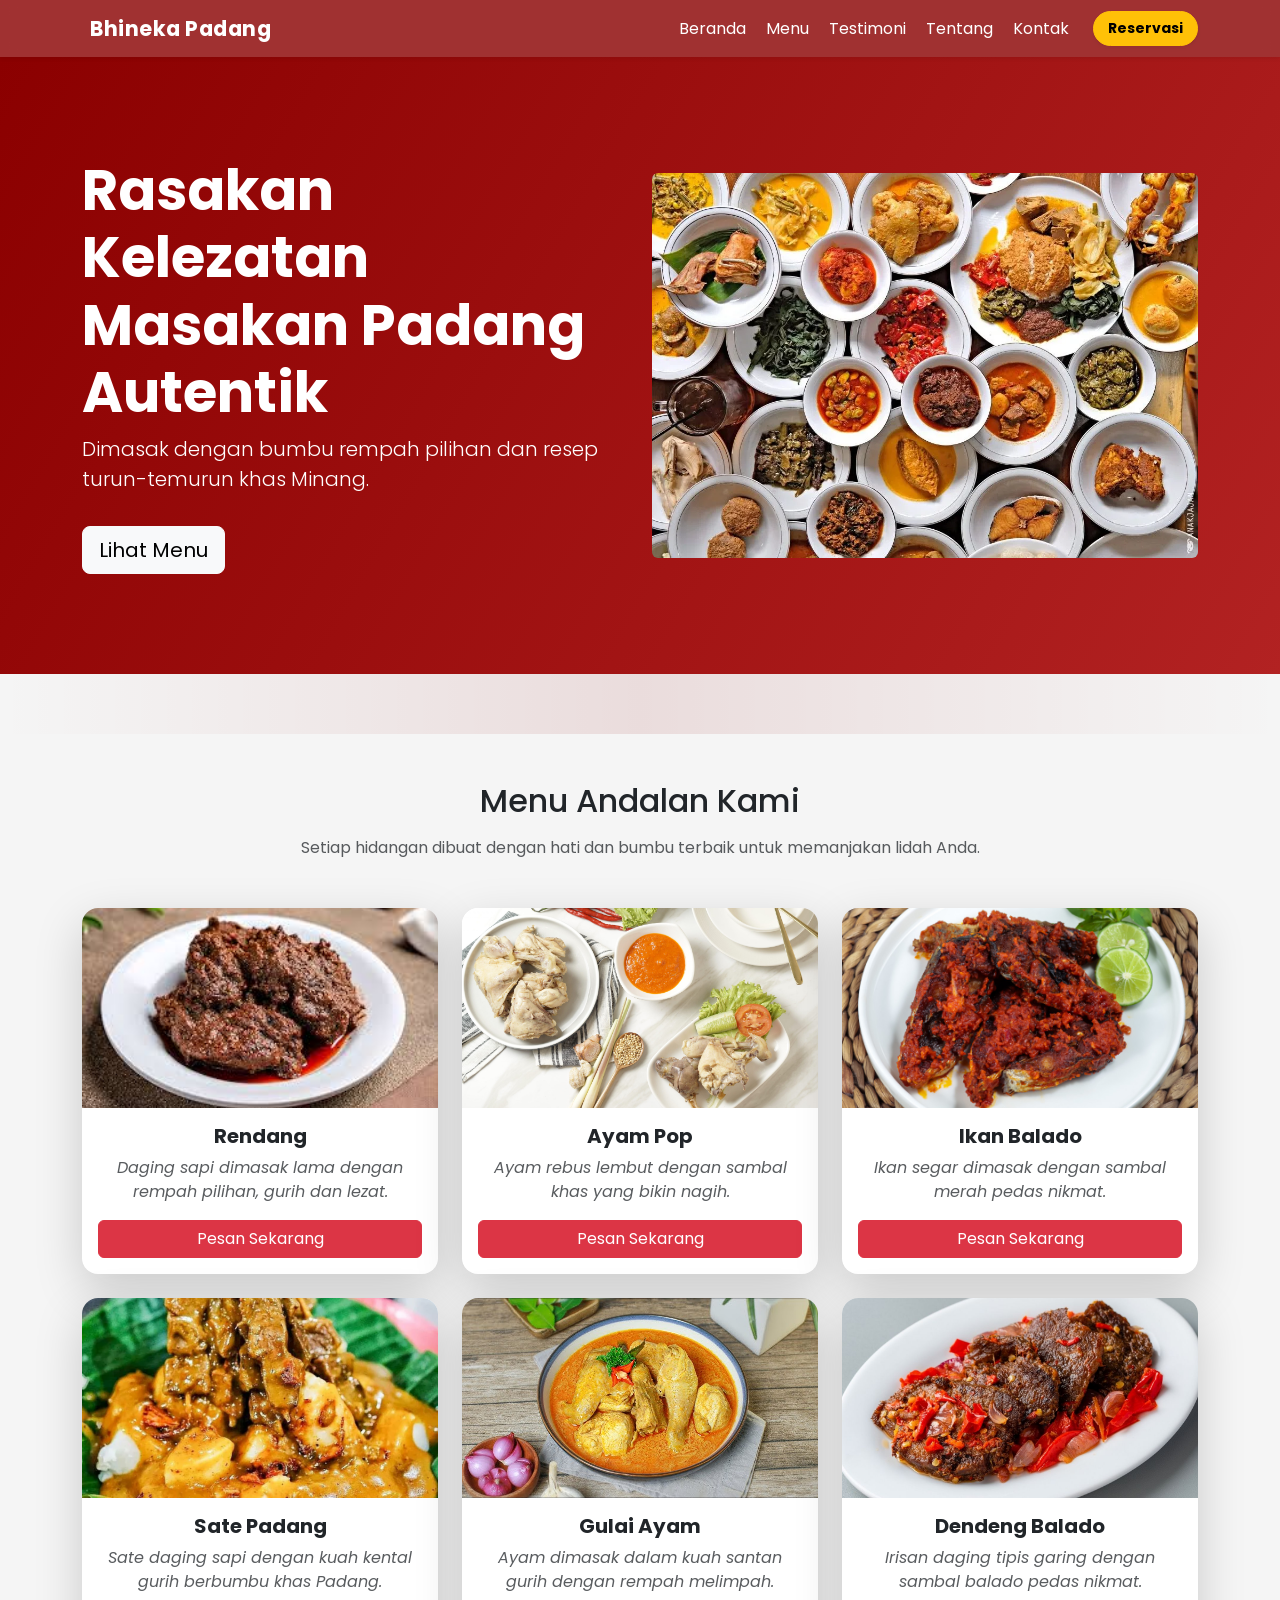
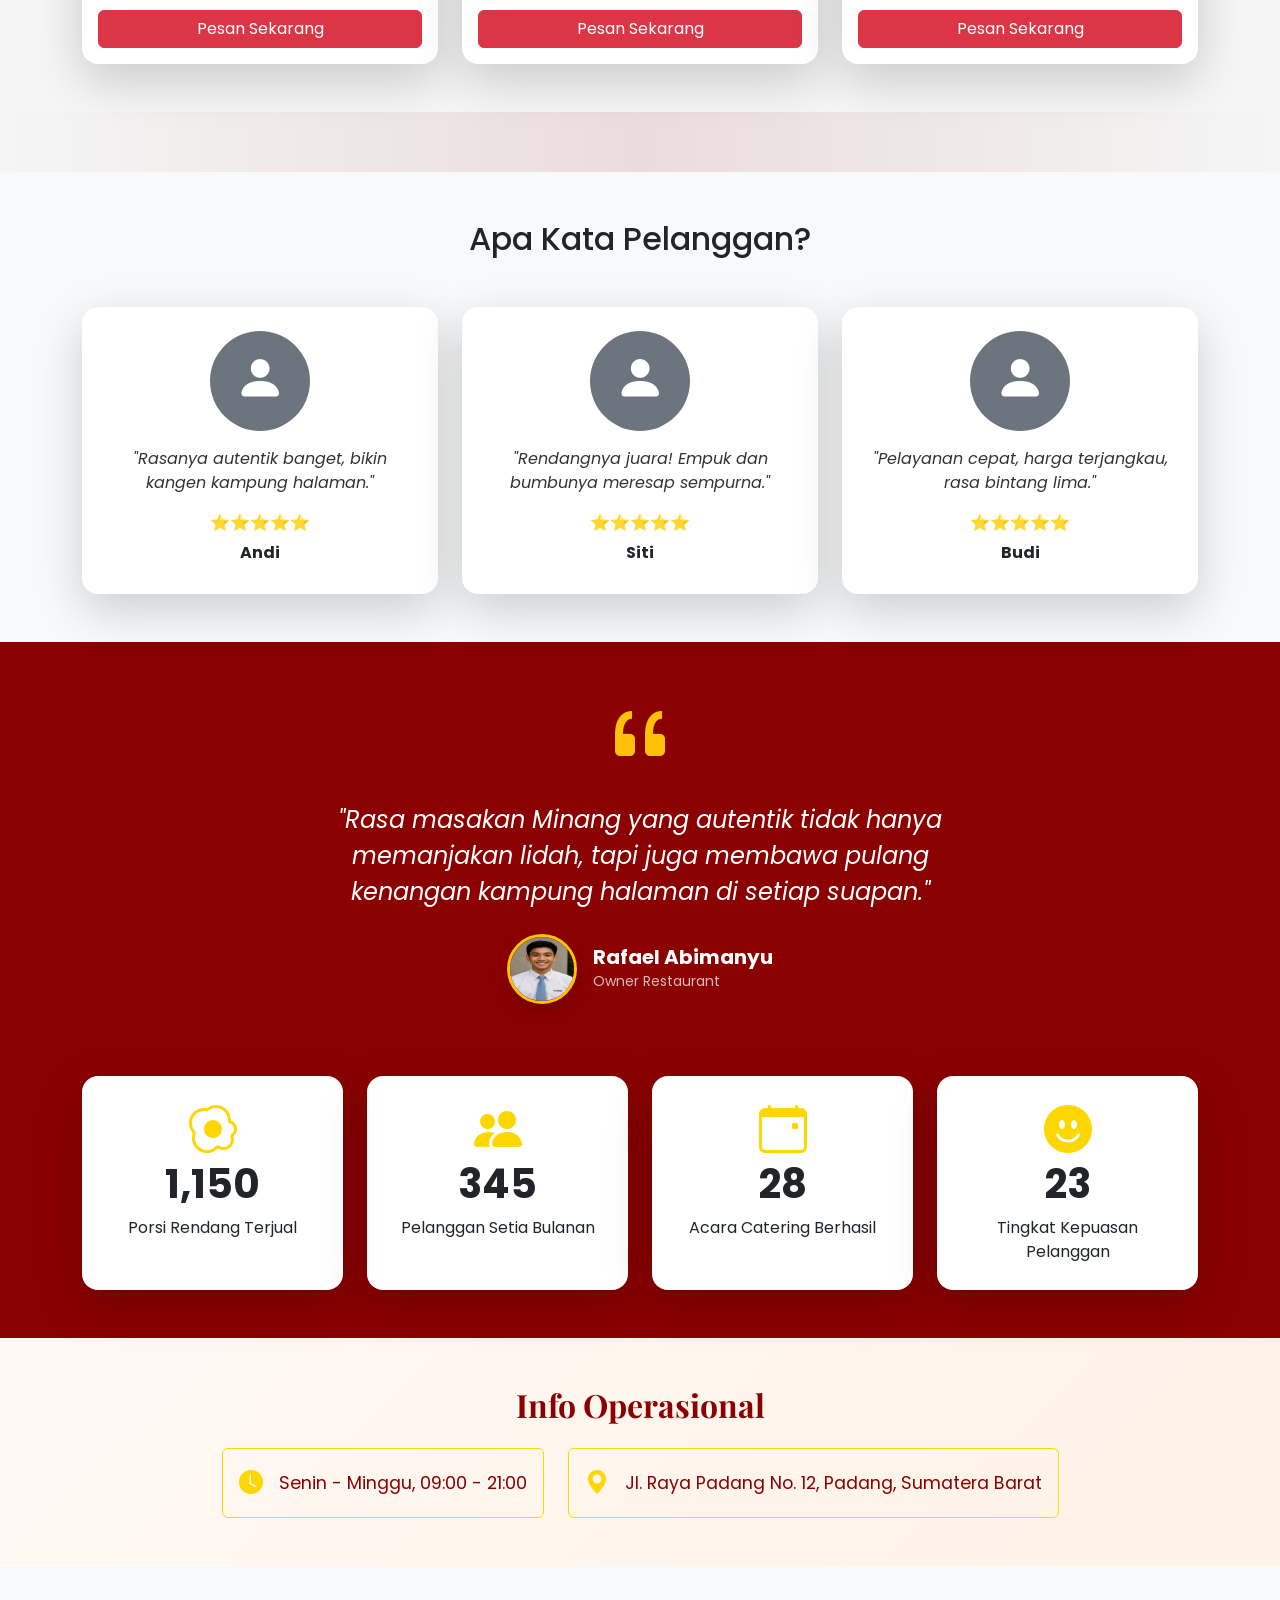
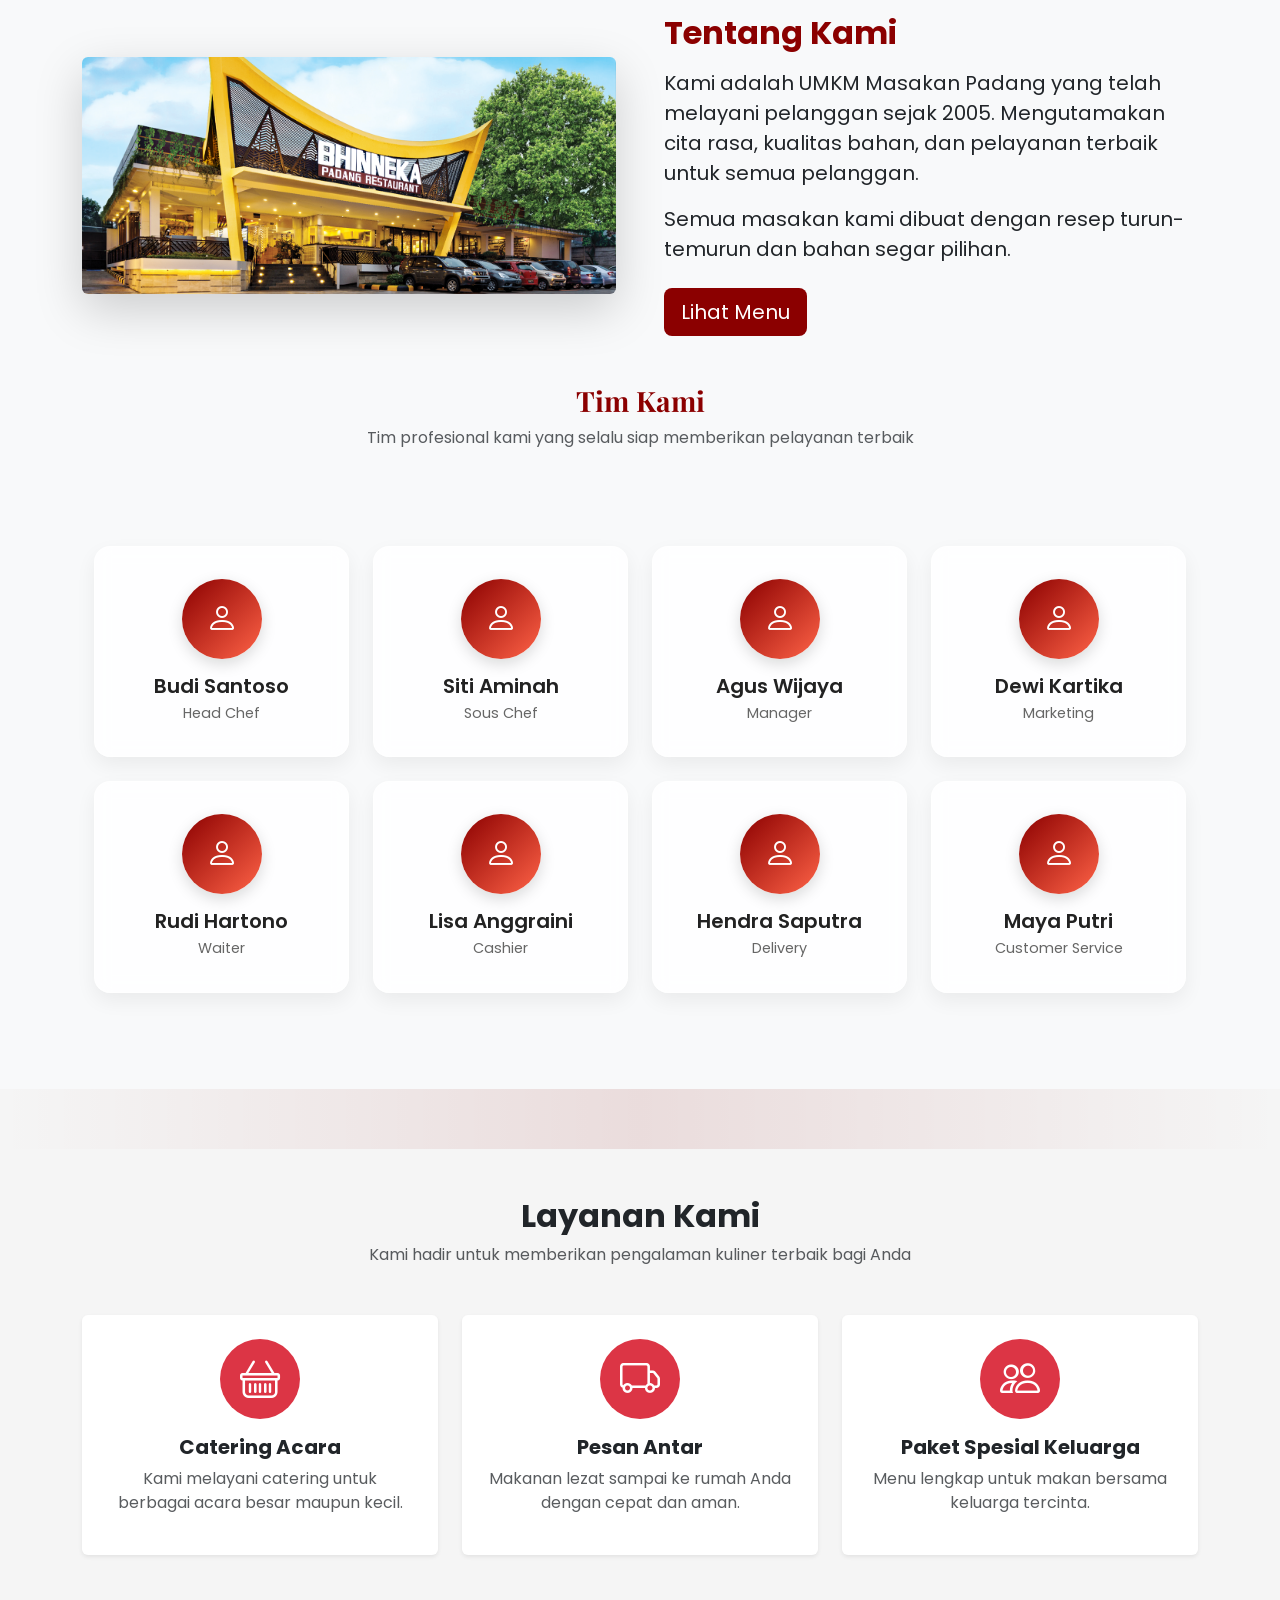
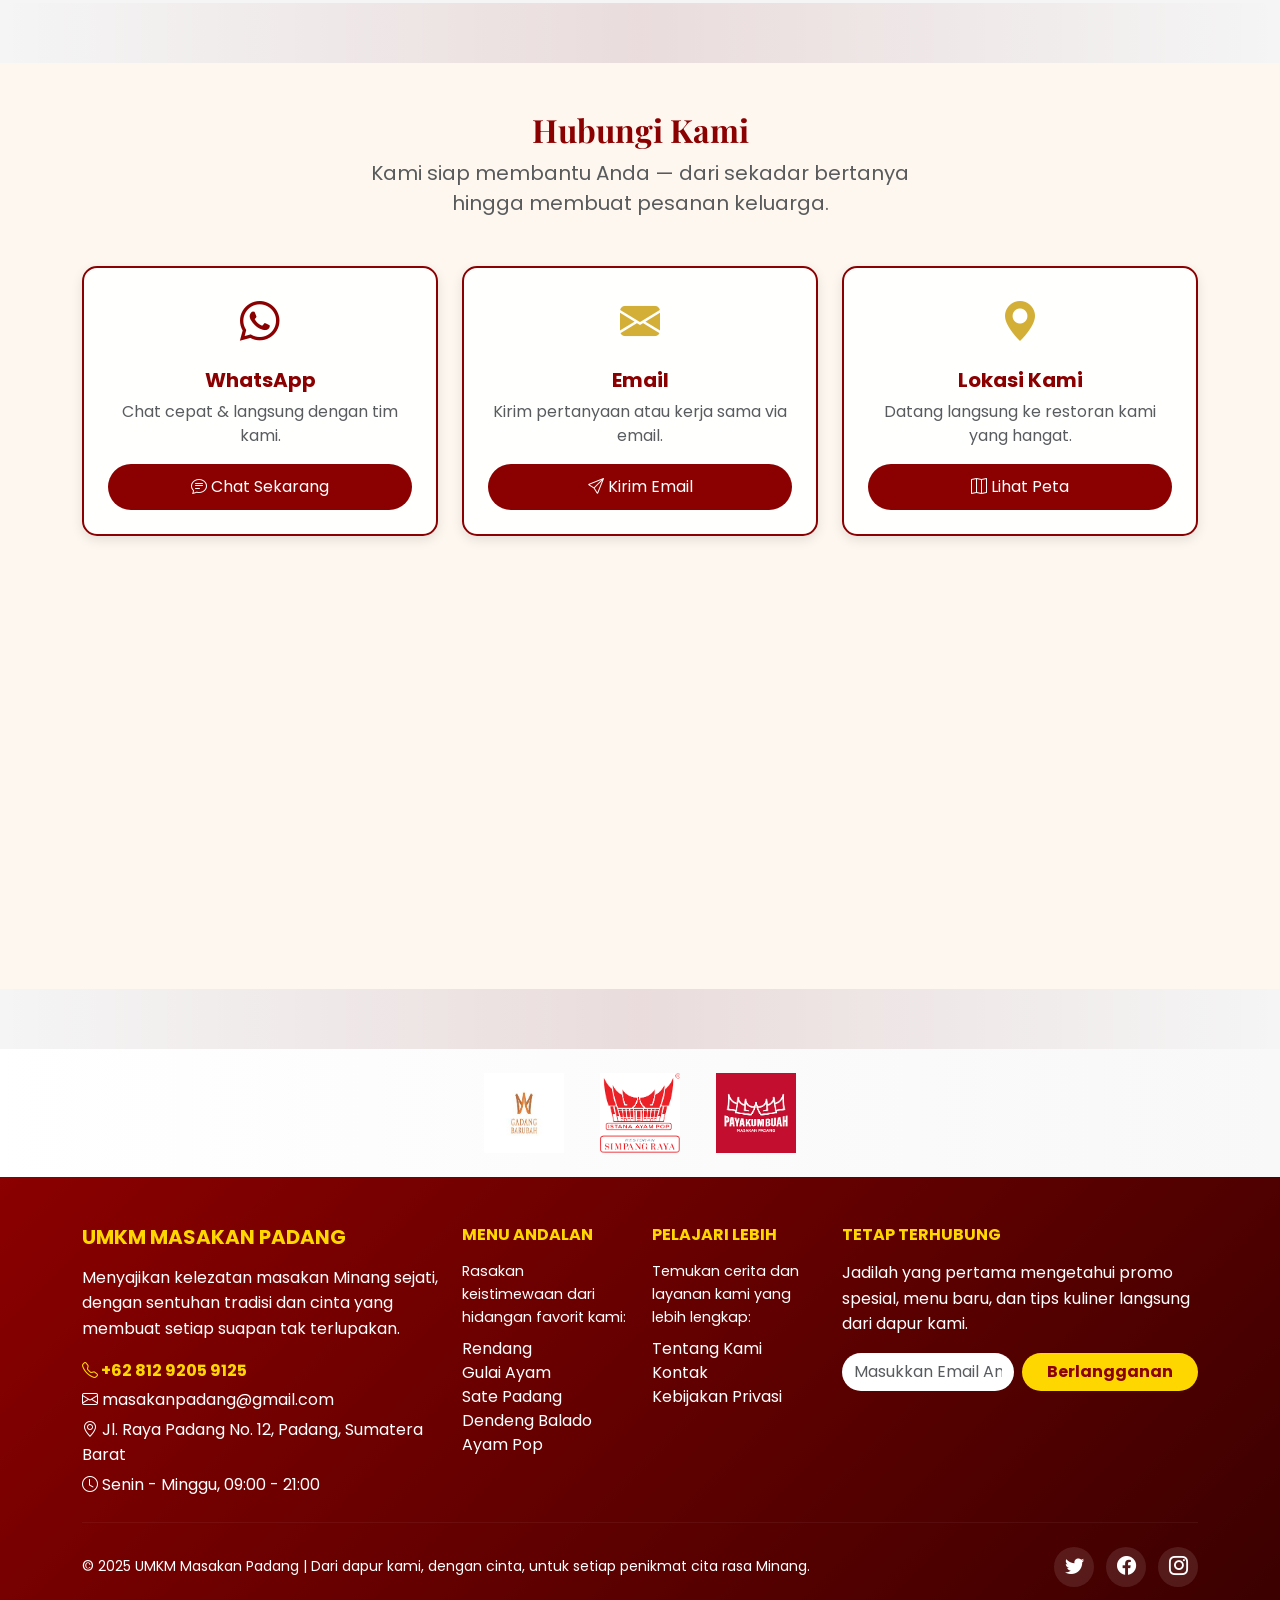
<file: index.html>
<!DOCTYPE html>
<html lang="id">
<head>
<meta charset="UTF-8">
<meta name="viewport" content="width=device-width, initial-scale=1.0">
<title>Bhineka Padang Restaurant</title>

<!-- Fonts -->
<link rel="preconnect" href="https://fonts.googleapis.com">
<link rel="preconnect" href="https://fonts.gstatic.com" crossorigin>
<link href="https://fonts.googleapis.com/css2?family=Playfair+Display:wght@700&display=swap" rel="stylesheet">

<!-- Critical CSS -->
<style>
  /* =========================
     Global Styles
  ========================= */
  html, body {
    margin: 0;
    padding: 0;
    background: #fdf7f0;
    color: #111;
    font-family: "Segoe UI", Arial, sans-serif;
    scroll-behavior: smooth;
    overflow-x: hidden;
  }

  /* Skeleton Placeholder */
  .skeleton {
    background: #fdf7f0; /* samakan dengan body */
    border-radius: 10px;
    min-height: 200px;
  }

  /* Divider antar section */
  .divider {
    height: 60px;
    background: linear-gradient(to right, transparent, rgba(139,0,0,0.1), transparent);
  }

  /* Preloader */
  #preloader {
    position: fixed;
    inset: 0;
    background: #8b0000;
    display: flex;
    justify-content: center;
    align-items: center;
    z-index: 9999;
  }
  .spinner {
    width: 48px;
    height: 48px;
    border: 4px solid rgba(255,255,255,0.3);
    border-top-color: #fff;
    border-radius: 50%;
    animation: spin 1s linear infinite;
  }
  @keyframes spin { to { transform: rotate(360deg); } }

  /* Floating WhatsApp Button */
  .wa-floating {
    position: fixed;
    bottom: 20px;
    right: 20px;
    background: #25D366;
    color: #fff;
    border-radius: 50%;
    width: 60px;
    height: 60px;
    display: flex;
    justify-content: center;
    align-items: center;
    font-size: 28px;
    z-index: 1000;
    transition: transform 0.3s ease, opacity 0.3s ease;
    transform: scale(0);
    opacity: 0;
  }
  .wa-floating.show {
    transform: scale(1);
    opacity: 1;
  }

  @media (max-width: 576px) {
    .wa-floating {
      width: 48px;
      height: 48px;
      font-size: 24px;
      bottom: 15px;
      right: 15px;
    }
  }
</style>

<!-- CSS Utama -->
<link rel="stylesheet" href="assets/css/style.css" />

<!-- Bootstrap CSS -->
<link href="https://cdn.jsdelivr.net/npm/bootstrap@5.3.2/dist/css/bootstrap.min.css" rel="stylesheet" />

<!-- Bootstrap Icons -->
<link href="https://cdn.jsdelivr.net/npm/bootstrap-icons@1.11.1/font/bootstrap-icons.css" rel="stylesheet" />

<!-- AOS CSS -->
<link href="https://cdn.jsdelivr.net/npm/aos@2.3.4/dist/aos.css" rel="stylesheet" />
</head>
<body>

<!-- Preloader -->
<div id="preloader"><div class="spinner"></div></div>

<!-- Containers Komponen -->
<div id="navbar-container" class="skeleton"></div>
<div id="hero-container" class="skeleton"></div>
<div class="divider"></div>
<div id="menu-container" class="skeleton"></div>
<div class="divider"></div>
<div id="testimoni-container" class="skeleton"></div>
<div id="statistik-container" class="skeleton"></div>
<div id="about-container" class="skeleton"></div>
<div class="divider"></div>
<div id="service-container"></div>
<div class="divider"></div>
<div id="contact-container" class="skeleton"></div>
<div class="divider"></div>
<div id="partners-container" class="skeleton"></div>
<div id="footer-container" class="skeleton"></div>

<!-- WhatsApp -->
<a href="https://wa.me/6281292059125" class="wa-floating" target="_blank" aria-label="WhatsApp Chat" id="waButton">
  <i class="bi bi-whatsapp"></i>
</a>

<!-- Scripts -->
<script src="https://cdn.jsdelivr.net/npm/bootstrap@5.3.2/dist/js/bootstrap.bundle.min.js" defer></script>
<script src="https://cdn.jsdelivr.net/npm/aos@2.3.4/dist/aos.js" defer></script>
<script src="assets/js/script.js"></script>
</body>
</html>
</file>
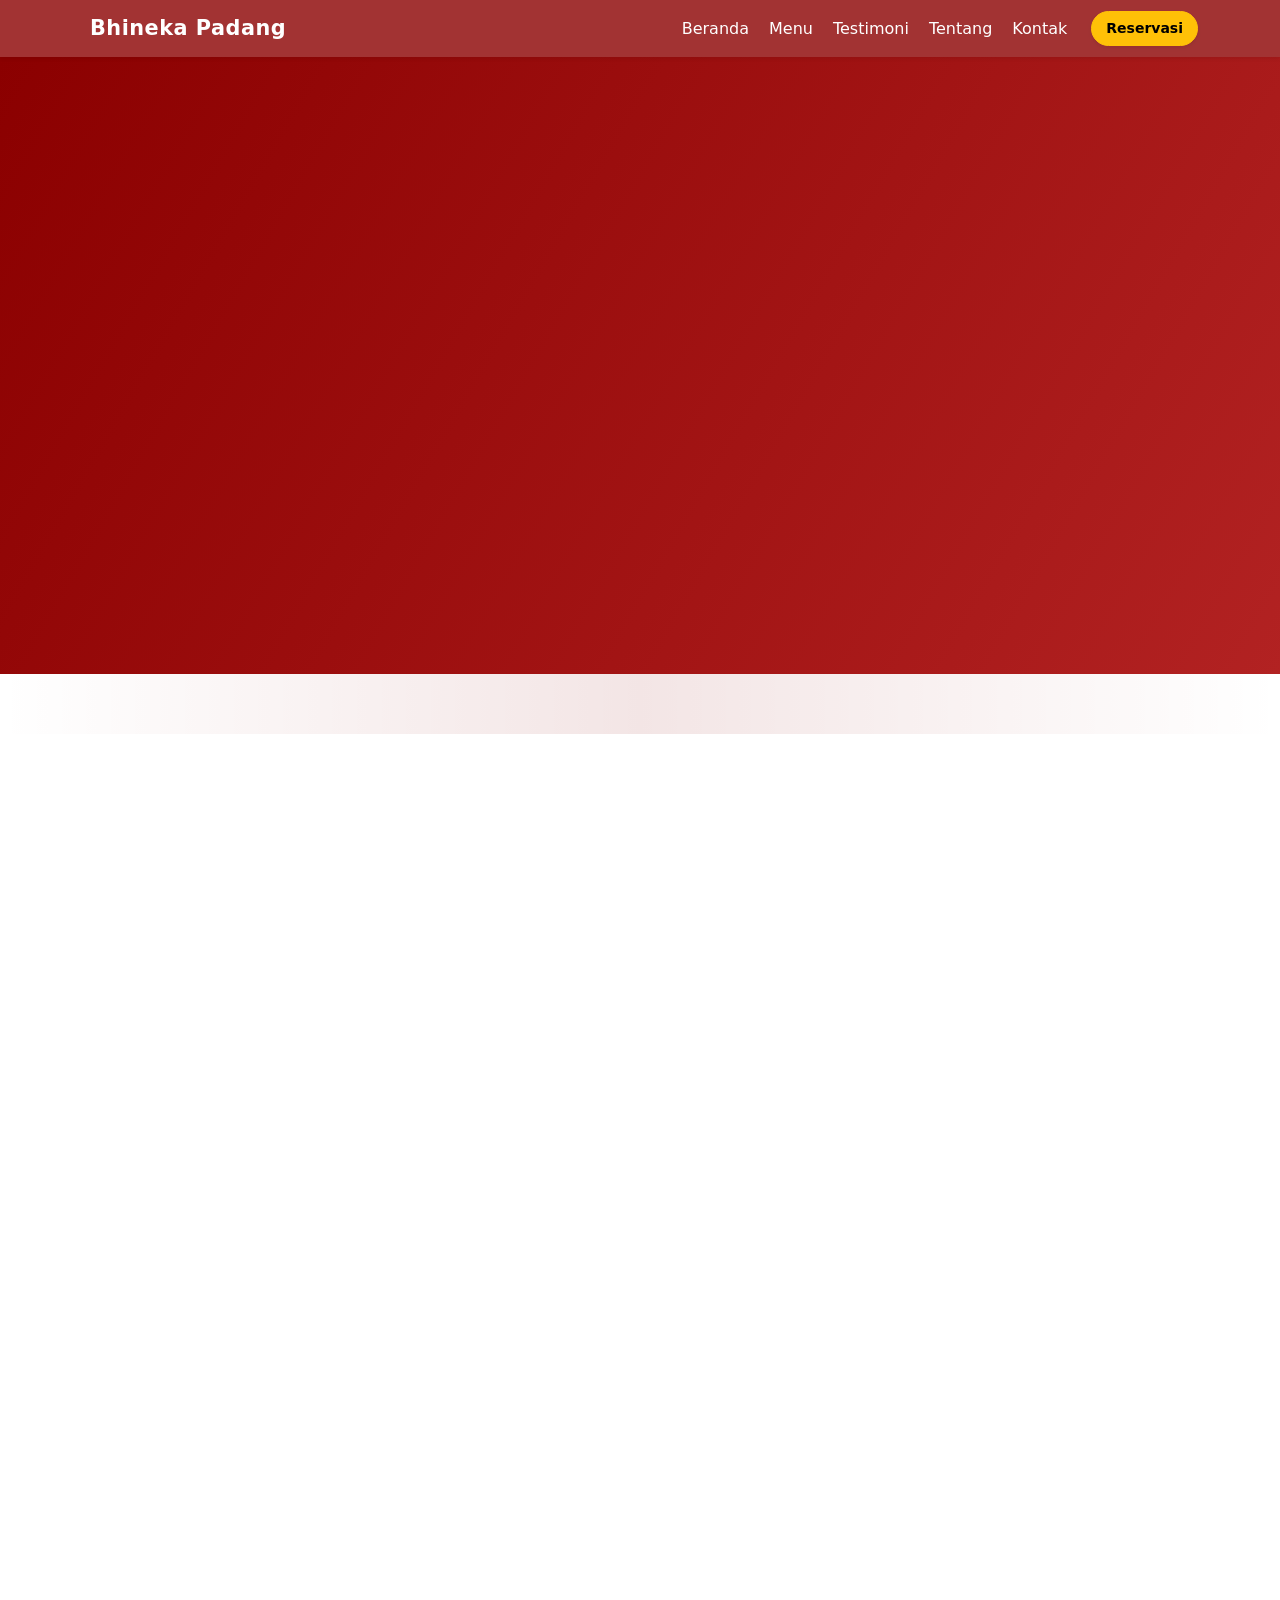
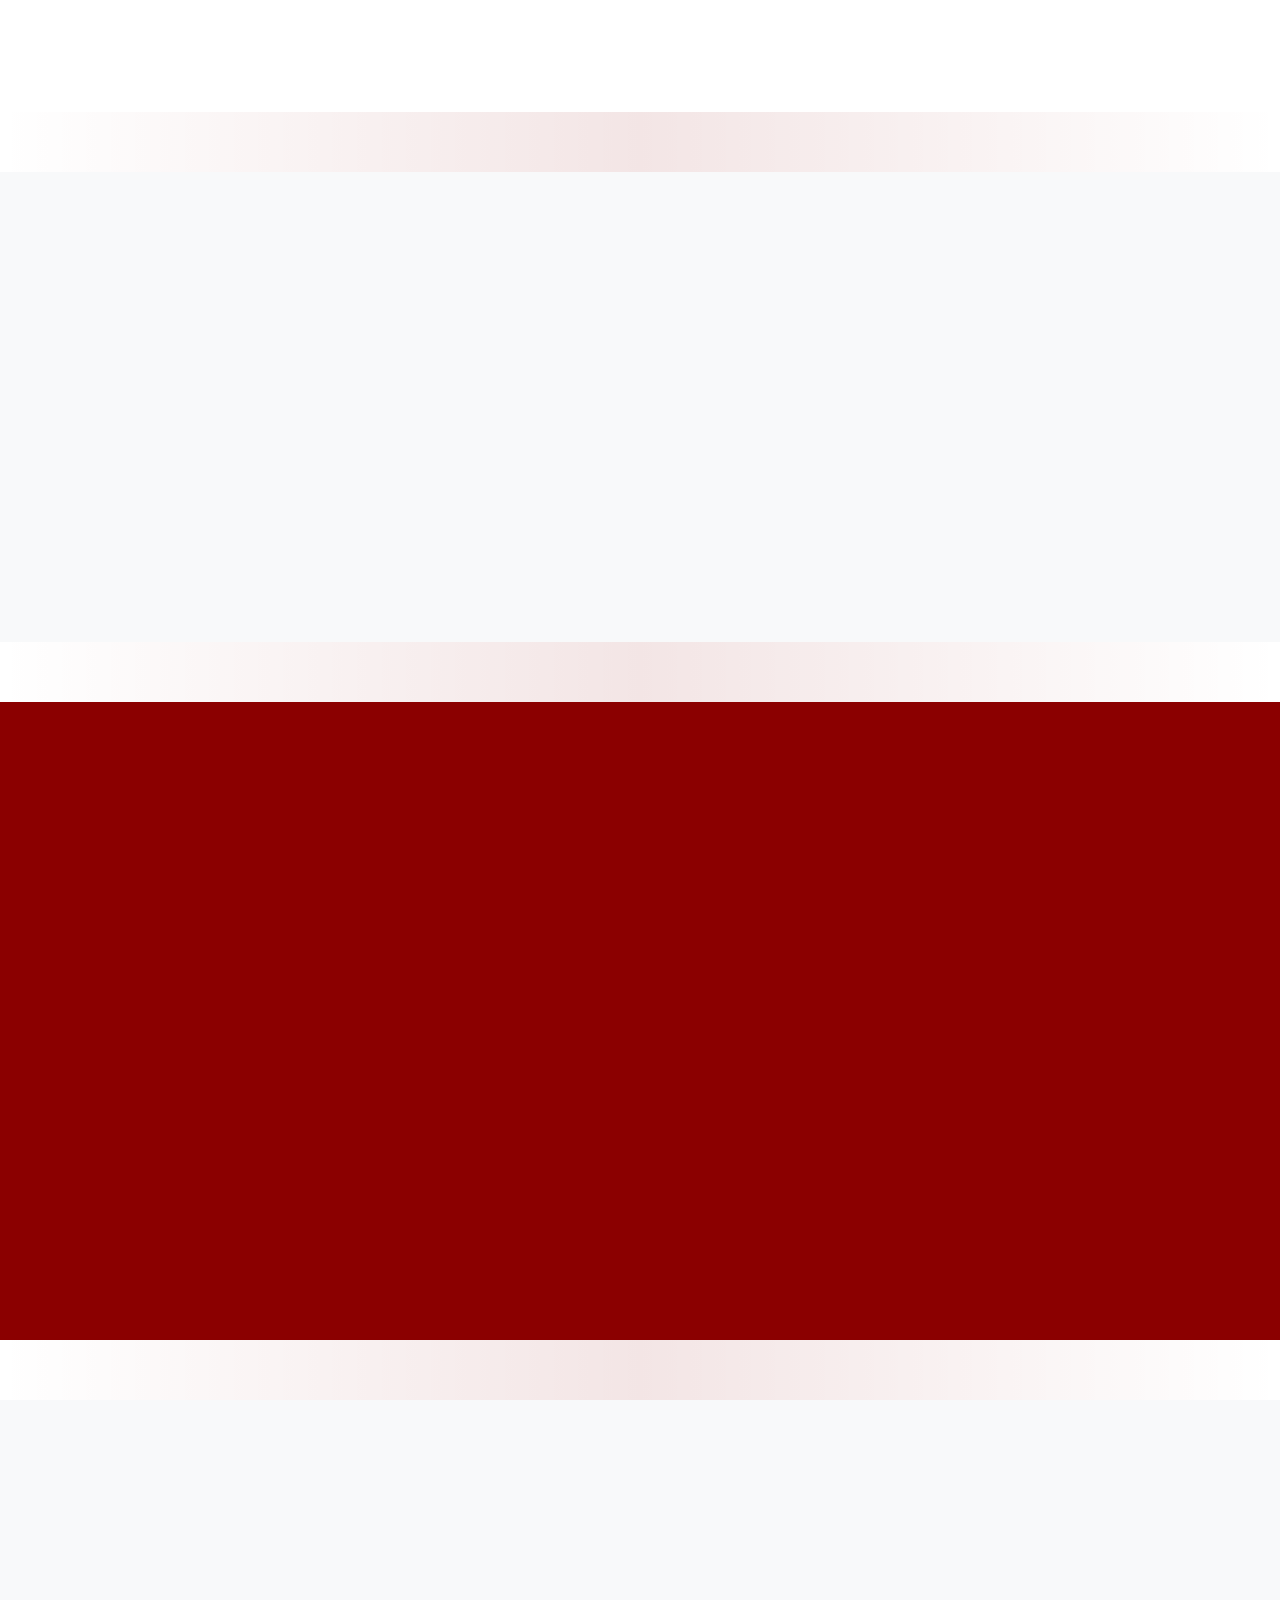
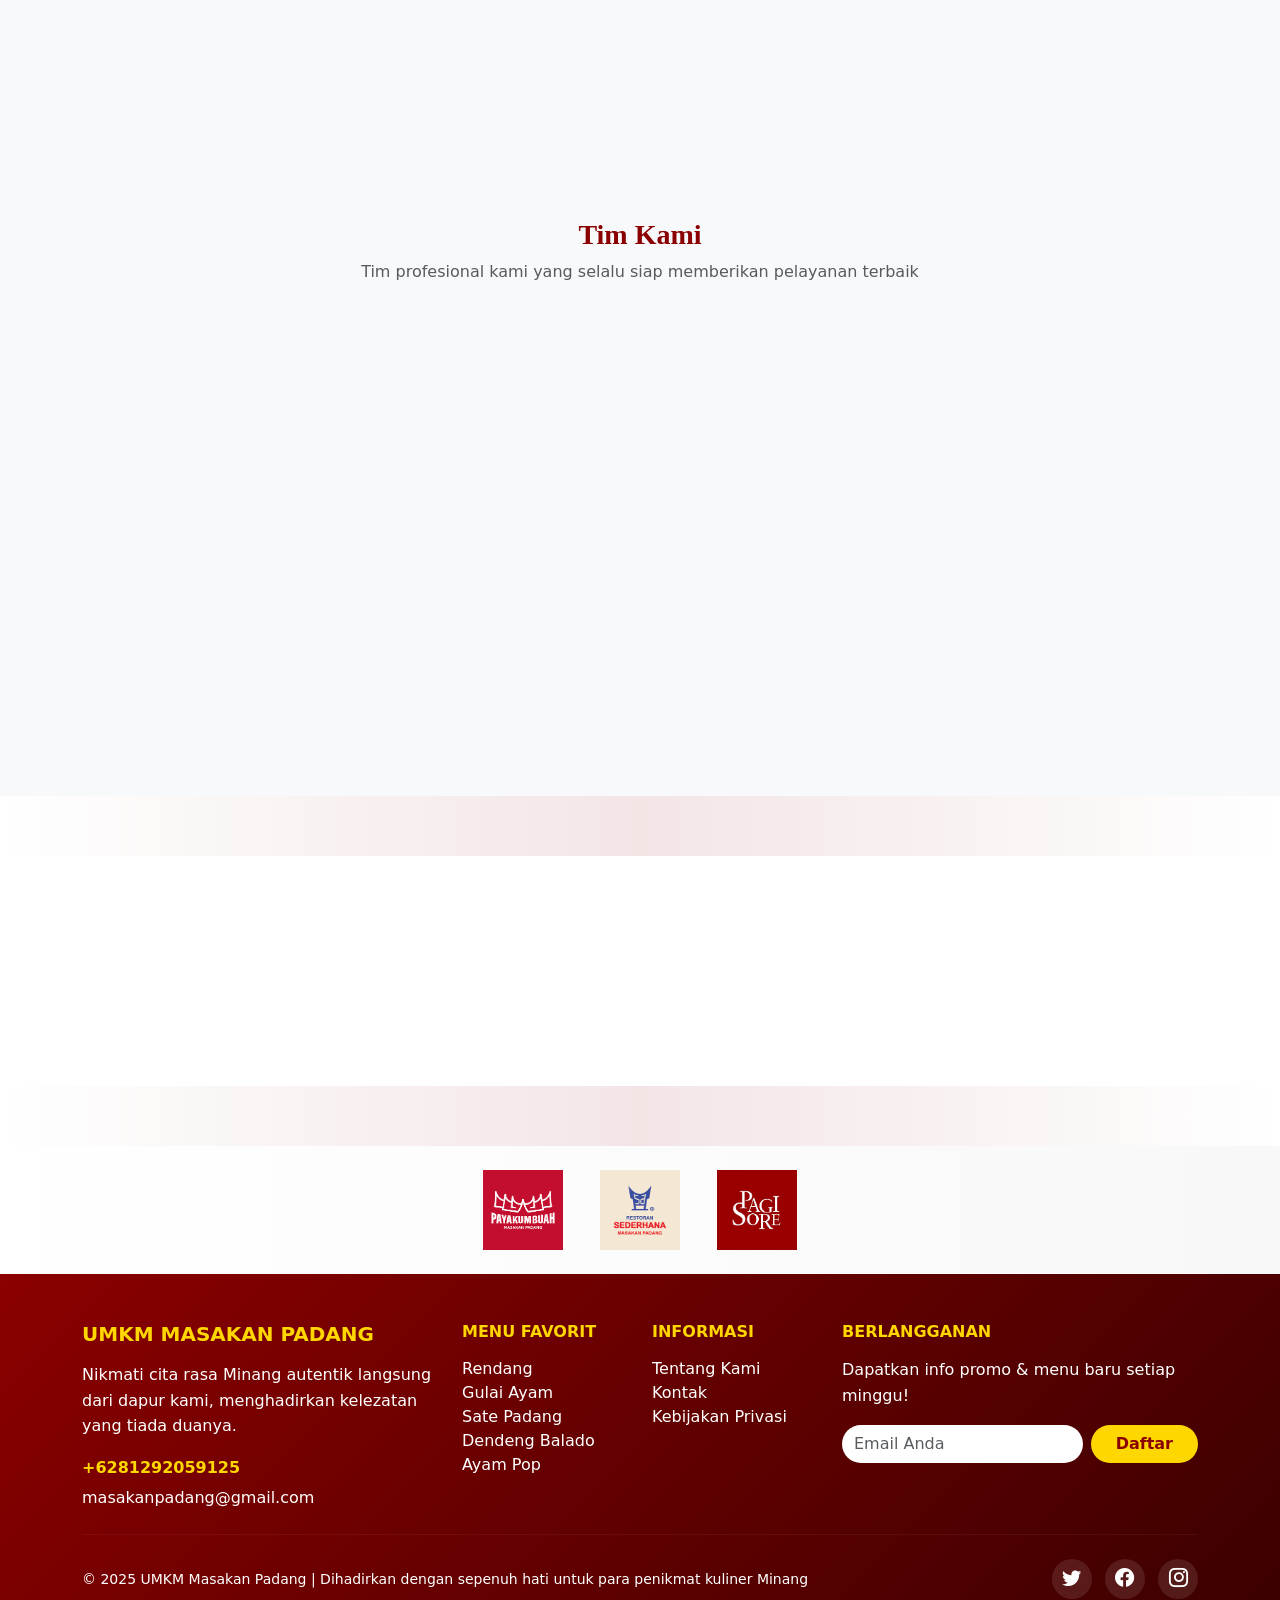
<file: blocking3.html>
<!DOCTYPE html>
<html lang="id">
  <head>
    <meta charset="UTF-8" />
    <meta name="viewport" content="width=device-width, initial-scale=1.0" />
    <title>Bhineka Padang Restaurant</title>
    <link rel="stylesheet" href="assets/css/style.css">
    <!-- Bootstrap CSS -->
    <link href="https://cdn.jsdelivr.net/npm/bootstrap@5.3.2/dist/css/bootstrap.min.css" rel="stylesheet" />
    <!-- Bootstrap Icons -->
    <link href="https://cdn.jsdelivr.net/npm/bootstrap-icons@1.11.1/font/bootstrap-icons.css" rel="stylesheet">
    <!-- AOS CSS -->
    <link href="https://cdn.jsdelivr.net/npm/aos@2.3.4/dist/aos.css" rel="stylesheet">
</head>
<body>

<!-- Navbar -->
<nav class="navbar navbar-expand-lg navbar-dark shadow-sm sticky-top glass-navbar">
  <div class="container">
    <a class="navbar-brand fw-bold d-flex align-items-center" href="#home">
      <i class="fas fa-utensils me-2"></i> Bhineka Padang
    </a>
    <button class="navbar-toggler" type="button" data-bs-toggle="collapse" data-bs-target="#navbarNav">
      <span class="navbar-toggler-icon"></span>
    </button>
    <div class="collapse navbar-collapse" id="navbarNav">
      <ul class="navbar-nav ms-auto align-items-lg-center">
        <li class="nav-item"><a class="nav-link" href="#home"><i class="fas fa-home me-1"></i> Beranda</a></li>
        <li class="nav-item"><a class="nav-link" href="#menu"><i class="fas fa-utensil-spoon me-1"></i> Menu</a></li>
        <li class="nav-item"><a class="nav-link" href="#testimoni"><i class="fas fa-comment-dots me-1"></i> Testimoni</a></li>
        <li class="nav-item"><a class="nav-link" href="#about"><i class="fas fa-info-circle me-1"></i> Tentang</a></li>
        <li class="nav-item"><a class="nav-link" href="#contact"><i class="fas fa-envelope me-1"></i> Kontak</a></li>
        <li class="nav-item ms-lg-3">
          <a href="#reservation" class="btn btn-warning btn-sm fw-bold shadow-sm">Reservasi</a>
        </li>
      </ul>
    </div>
  </div>
</nav>

<!-- Hero Section -->
<section class="hero text-center" id="home">
  <div class="container">
    <div class="row align-items-center">
      <div class="col-lg-6 text-lg-start" data-aos="fade-up">
        <h1 class="fw-bold display-4">Rasakan Kelezatan Masakan Padang Autentik</h1>
        <p class="lead">Dimasak dengan bumbu rempah pilihan dan resep turun-temurun khas Minang.</p>
        <a href="#menu" class="btn btn-light btn-lg mt-3">Lihat Menu</a>
      </div>
      <div class="col-lg-6 mt-4 mt-lg-0" data-aos="fade-up" data-aos-delay="200">
        <img src="assets/img/menu/menu-hero-section.webp" alt="Masakan Padang Autentik" class="img-fluid rounded" loading="lazy" />
      </div>
    </div>
  </div>
</section>

<div class="divider"></div>

<!-- Menu Section -->
<section class="py-5" id="menu">
  <div class="container text-center">
    <h2 class="section-title mb-3" data-aos="fade-up">Menu Andalan Kami</h2>
    <p class="mb-5 text-muted" data-aos="fade-up" data-aos-delay="150">
      Setiap hidangan dibuat dengan hati dan bumbu terbaik untuk memanjakan lidah Anda.
    </p>
    <div class="row g-4">
      
      <!-- Rendang -->
      <div class="col-md-4" data-aos="zoom-in">
        <div class="card menu-card shadow-lg border-0 rounded-4 overflow-hidden hover-shadow">
          <img src="assets/img/menu/rendang.jpeg" class="card-img-top" alt="Rendang Padang" loading="lazy" />
          <div class="card-body">
            <h5 class="card-title fw-bold">Rendang</h5>
            <p class="card-text text-muted">Daging sapi dimasak lama dengan rempah pilihan, gurih dan lezat.</p>
            <a href="https://wa.me/6281292059125?text=Halo%20saya%20ingin%20pesan%20Rendang" target="_blank" class="btn btn-danger w-100">Pesan Sekarang</a>
          </div>
        </div>
      </div>

      <!-- Ayam Pop -->
      <div class="col-md-4" data-aos="zoom-in" data-aos-delay="200">
        <div class="card menu-card shadow-lg border-0 rounded-4 overflow-hidden hover-shadow">
          <img src="assets/img/menu/ayampop.jpg" class="card-img-top" alt="Ayam Pop Padang" loading="lazy" />
          <div class="card-body">
            <h5 class="card-title fw-bold">Ayam Pop</h5>
            <p class="card-text text-muted">Ayam rebus lembut dengan sambal khas yang bikin nagih.</p>
            <a href="https://wa.me/6281292059125?text=Halo%20saya%20ingin%20pesan%20Ayam%20Pop" target="_blank" class="btn btn-danger w-100">Pesan Sekarang</a>
          </div>
        </div>
      </div>

      <!-- Ikan Balado -->
      <div class="col-md-4" data-aos="zoom-in" data-aos-delay="400">
        <div class="card menu-card shadow-lg border-0 rounded-4 overflow-hidden hover-shadow">
          <img src="assets/img/menu/ikanbalado.jpg" class="card-img-top" alt="Ikan Balado Padang" loading="lazy" />
          <div class="card-body">
            <h5 class="card-title fw-bold">Ikan Balado</h5>
            <p class="card-text text-muted">Ikan segar dimasak dengan sambal merah pedas nikmat.</p>
            <a href="https://wa.me/6281292059125?text=Halo%20saya%20ingin%20pesan%20Ikan%20Balado" target="_blank" class="btn btn-danger w-100">Pesan Sekarang</a>
          </div>
        </div>
      </div>

      <!-- Sate Padang -->
      <div class="col-md-4" data-aos="zoom-in" data-aos-delay="600">
        <div class="card menu-card shadow-lg border-0 rounded-4 overflow-hidden hover-shadow">
          <img src="assets/img/menu/satepadang.webp" class="card-img-top" alt="Sate Padang" loading="lazy" />
          <div class="card-body">
            <h5 class="card-title fw-bold">Sate Padang</h5>
            <p class="card-text text-muted">Sate daging sapi dengan kuah kental gurih berbumbu khas Padang.</p>
            <a href="https://wa.me/6281292059125?text=Halo%20saya%20ingin%20pesan%20Sate%20Padang" target="_blank" class="btn btn-danger w-100">Pesan Sekarang</a>
          </div>
        </div>
      </div>

      <!-- Gulai Ayam -->
      <div class="col-md-4" data-aos="zoom-in" data-aos-delay="800">
        <div class="card menu-card shadow-lg border-0 rounded-4 overflow-hidden hover-shadow">
          <img src="assets/img/menu/gulaiayam.jpg" class="card-img-top" alt="Gulai Ayam" loading="lazy" />
          <div class="card-body">
            <h5 class="card-title fw-bold">Gulai Ayam</h5>
            <p class="card-text text-muted">Ayam dimasak dalam kuah santan gurih dengan rempah melimpah.</p>
            <a href="https://wa.me/6281292059125?text=Halo%20saya%20ingin%20pesan%20Gulai%20Ayam" target="_blank" class="btn btn-danger w-100">Pesan Sekarang</a>
          </div>
        </div>
      </div>

      <!-- Dendeng Balado -->
      <div class="col-md-4" data-aos="zoom-in" data-aos-delay="1000">
        <div class="card menu-card shadow-lg border-0 rounded-4 overflow-hidden hover-shadow">
          <img src="assets/img/menu/dendengbalado.jpg" class="card-img-top" alt="Dendeng Balado" loading="lazy" />
          <div class="card-body">
            <h5 class="card-title fw-bold">Dendeng Balado</h5>
            <p class="card-text text-muted">Irisan daging tipis garing dengan sambal balado pedas nikmat.</p>
            <a href="https://wa.me/6281292059125?text=Halo%20saya%20ingin%20pesan%20Dendeng%20Balado" target="_blank" class="btn btn-danger w-100">Pesan Sekarang</a>
          </div>
        </div>
      </div>

    </div>
  </div>
</section>

<div class="divider"></div>

<!-- Testimoni Section -->
<section class="py-5 bg-light" id="testimoni">
  <div class="container text-center">
    <h2 class="section-title mb-4" data-aos="fade-up">Apa Kata Pelanggan?</h2>

    <div class="row g-4 mt-4">
      <!-- Testimoni 1 -->
      <div class="col-md-4" data-aos="fade-up" data-aos-delay="100">
        <div class="card border-0 shadow-lg p-4 rounded-4 h-100 hover-shadow">
          <div class="bg-secondary text-white rounded-circle d-flex align-items-center justify-content-center mx-auto mb-3" style="width:100px; height:100px; font-size:50px;">
            <i class="bi bi-person-fill"></i>
          </div>
          <p class="fst-italic">"Rasanya autentik banget, bikin kangen kampung halaman."</p>
          <div class="text-warning mb-2">
            ⭐⭐⭐⭐⭐
          </div>
          <h6 class="fw-bold">Andi</h6>
        </div>
      </div>

      <!-- Testimoni 2 -->
      <div class="col-md-4" data-aos="fade-up" data-aos-delay="200">
        <div class="card border-0 shadow-lg p-4 rounded-4 h-100 hover-shadow">
          <div class="bg-secondary text-white rounded-circle d-flex align-items-center justify-content-center mx-auto mb-3" style="width:100px; height:100px; font-size:50px;">
            <i class="bi bi-person-fill"></i>
          </div>
          <p class="fst-italic">"Rendangnya juara! Empuk dan bumbunya meresap sempurna."</p>
          <div class="text-warning mb-2">
            ⭐⭐⭐⭐⭐
          </div>
          <h6 class="fw-bold">Siti</h6>
        </div>
      </div>

      <!-- Testimoni 3 -->
      <div class="col-md-4" data-aos="fade-up" data-aos-delay="300">
        <div class="card border-0 shadow-lg p-4 rounded-4 h-100 hover-shadow">
          <div class="bg-secondary text-white rounded-circle d-flex align-items-center justify-content-center mx-auto mb-3" style="width:100px; height:100px; font-size:50px;">
            <i class="bi bi-person-fill"></i>
          </div>
          <p class="fst-italic">"Pelayanan cepat, harga terjangkau, rasa bintang lima."</p>
          <div class="text-warning mb-2">
            ⭐⭐⭐⭐⭐
          </div>
          <h6 class="fw-bold">Budi</h6>
        </div>
      </div>
    </div>
  </div>
</section>

<div class="divider"></div>

<!-- Statistik & Kepuasan Pelanggan Elegan -->
<section class="py-5" style="background-color:#8B0000; color:white;" id="statistik">
  <div class="container text-center">

    <!-- Testimoni Elegan -->
    <div data-aos="fade-up" class="mb-5">
      <i class="bi bi-quote display-1 text-warning"></i>
      <p class="fs-4 fst-italic mt-3" style="max-width:700px; margin:auto;">
        "Rasa masakan Minang yang autentik tidak hanya memanjakan lidah, 
        tapi juga membawa pulang kenangan kampung halaman di setiap suapan."
      </p>
      <div class="d-flex align-items-center justify-content-center mt-4">
        <img src="assets/img/siswa.png" 
             alt="Foto Pelanggan" 
             class="rounded-circle me-3 border border-3 border-warning shadow" 
             width="70" height="70">
        <div class="text-start">
          <h5 class="mb-0 fw-bold">Rafael Abimanyu</h5>
          <small class="text-light opacity-75">Pelanggan Sejak 2010</small>
        </div>
      </div>
    </div>

    <!-- Statistik Elegan -->
    <div class="row g-4 mt-5">
      <div class="col-md-3" data-aos="fade-up" data-aos-delay="100">
        <div class="stat-box p-4 bg-white text-dark rounded-4 shadow-lg h-100">
          <h2 class="fw-bold display-6">1+</h2>
          <p class="mb-0 text-muted">Porsi Rendang Terjual</p>
        </div>
      </div>
      <div class="col-md-3" data-aos="fade-up" data-aos-delay="200">
        <div class="stat-box p-4 rounded-4 shadow-lg h-100" 
             style="background-color:#8B0000; color:white; border:2px solid white;">
          <h2 class="fw-bold display-6">0,5+</h2>
          <p class="mb-0">Pelanggan Setia Bulanan</p>
        </div>
      </div>
      <div class="col-md-3" data-aos="fade-up" data-aos-delay="300">
        <div class="stat-box p-4 bg-white text-dark rounded-4 shadow-lg h-100">
          <h2 class="fw-bold display-6">2+</h2>
          <p class="mb-0 text-muted">Acara Catering Berhasil</p>
        </div>
      </div>
      <div class="col-md-3" data-aos="fade-up" data-aos-delay="400">
        <div class="stat-box p-4 bg-white text-dark rounded-4 shadow-lg h-100">
          <h2 class="fw-bold display-6">-10%</h2>
          <p class="mb-0 text-muted">Tingkat Kepuasan Pelanggan</p>
        </div>
      </div>
    </div>

  </div>
</section>

<div class="divider"></div>

<!-- About Section (gabungan dengan Team) -->
<section class="py-5 bg-light" id="about">
  <div class="container">
    <div class="row align-items-center g-5">
      <!-- Gambar Chef -->
      <div class="col-lg-6 text-center" data-aos="fade-up">
        <div class="chef-img-wrapper">
          <img src="assets/img/about/restoran.png" 
               alt="Chef Masakan Padang" 
               class="img-fluid rounded shadow-lg" loading="lazy" />
        </div>
      </div>

      <!-- Tentang Kami -->
      <div class="col-lg-6" data-aos="fade-up" data-aos-delay="200">
        <h2 class="section-title fw-bold mb-3" style="color: #8b0000;">Tentang Kami</h2>
        <p class="fs-5">
          Kami adalah UMKM Masakan Padang yang telah melayani pelanggan sejak 2005. 
          Mengutamakan cita rasa, kualitas bahan, dan pelayanan terbaik untuk semua pelanggan.
        </p>
        <p class="fs-5 mb-4">
          Semua masakan kami dibuat dengan resep turun-temurun dan bahan segar pilihan.
        </p>
        <a href="#menu" class="btn btn-lg text-white" style="background-color: #8b0000;">Lihat Menu</a>
      </div>
    </div>

    <!-- Tim Kami -->
    <div class="text-center my-5">
      <h3 class="fw-bold" style="font-family: 'Playfair Display', serif; color: #8b0000;">Tim Kami</h3>
      <p class="text-muted">Tim profesional kami yang selalu siap memberikan pelayanan terbaik</p>
    </div>

    <div class="row g-4">
  <!-- Head Chef -->
  <div class="col-6 col-md-4 col-lg-3" data-aos="fade-up">
    <div class="team-card text-center p-4 border-0 rounded shadow-lg">
      <div class="profile-icon fs-1 mb-3" style="color: #8b0000;">
        <i class="bi bi-person"></i>
      </div>
      <h5 class="fw-semibold">Budi Santoso</h5>
      <p class="text-muted">Head Chef</p>
    </div>
  </div>

  <!-- Sous Chef -->
  <div class="col-6 col-md-4 col-lg-3" data-aos="fade-up" data-aos-delay="100">
    <div class="team-card text-center p-4 border-0 rounded shadow-lg">
      <div class="profile-icon fs-1 mb-3" style="color: #8b0000;">
        <i class="bi bi-person"></i>
      </div>
      <h5 class="fw-semibold">Siti Aminah</h5>
      <p class="text-muted">Sous Chef</p>
    </div>
  </div>

  <!-- Manager -->
  <div class="col-6 col-md-4 col-lg-3" data-aos="fade-up" data-aos-delay="200">
    <div class="team-card text-center p-4 border-0 rounded shadow-lg">
      <div class="profile-icon fs-1 mb-3" style="color: #8b0000;">
        <i class="bi bi-person"></i>
      </div>
      <h5 class="fw-semibold">Agus Wijaya</h5>
      <p class="text-muted">Manager</p>
    </div>
  </div>

  <!-- Marketing -->
  <div class="col-6 col-md-4 col-lg-3" data-aos="fade-up" data-aos-delay="300">
    <div class="team-card text-center p-4 border-0 rounded shadow-lg">
      <div class="profile-icon fs-1 mb-3" style="color: #8b0000;">
        <i class="bi bi-person"></i>
      </div>
      <h5 class="fw-semibold">Dewi Kartika</h5>
      <p class="text-muted">Marketing</p>
    </div>
  </div>

  <!-- Waiter -->
  <div class="col-6 col-md-4 col-lg-3" data-aos="fade-up">
    <div class="team-card text-center p-4 border-0 rounded shadow-lg">
      <div class="profile-icon fs-1 mb-3" style="color: #8b0000;">
        <i class="bi bi-person"></i>
      </div>
      <h5 class="fw-semibold">Rudi Hartono</h5>
      <p class="text-muted">Waiter</p>
    </div>
  </div>

  <!-- Cashier -->
  <div class="col-6 col-md-4 col-lg-3" data-aos="fade-up" data-aos-delay="100">
    <div class="team-card text-center p-4 border-0 rounded shadow-lg">
      <div class="profile-icon fs-1 mb-3" style="color: #8b0000;">
        <i class="bi bi-person"></i>
      </div>
      <h5 class="fw-semibold">Lisa Anggraini</h5>
      <p class="text-muted">Cashier</p>
    </div>
  </div>

  <!-- Delivery -->
  <div class="col-6 col-md-4 col-lg-3" data-aos="fade-up" data-aos-delay="200">
    <div class="team-card text-center p-4 border-0 rounded shadow-lg">
      <div class="profile-icon fs-1 mb-3" style="color: #8b0000;">
        <i class="bi bi-person"></i>
      </div>
      <h5 class="fw-semibold">Hendra Saputra</h5>
      <p class="text-muted">Delivery</p>
    </div>
  </div>

  <!-- Customer Service -->
  <div class="col-6 col-md-4 col-lg-3" data-aos="fade-up" data-aos-delay="300">
    <div class="team-card text-center p-4 border-0 rounded shadow-lg">
      <div class="profile-icon fs-1 mb-3" style="color: #8b0000;">
        <i class="bi bi-person"></i>
      </div>
      <h5 class="fw-semibold">Maya Putri</h5>
      <p class="text-muted">Customer Service</p>
    </div>
  </div>
</div>

  </div>
</section>


<div class="divider"></div>

<!-- Contact Section -->
<section class="py-5" id="contact">
  <div class="container text-center">
    <h2 class="section-title" data-aos="fade-up">Hubungi Kami</h2>
    <p data-aos="fade-up" data-aos-delay="200">Pesan atau tanya-tanya seputar menu kami</p>
    <a href="https://wa.me/6281292059125" class="btn btn-success btn-lg" target="_blank" data-aos="zoom-in">
      <i class="bi bi-whatsapp"></i> Chat via WhatsApp
    </a>
  </div>
</section>

<div class="divider"></div>


<!-- Partner Logos Section -->
<section class="py-4" style="background:linear-gradient(to right,#ffffff,#f8f8f8);">
  <div class="container">
    <div id="partnerCarousel" class="carousel slide" data-bs-ride="carousel">
      <div class="carousel-inner text-center">
        <div class="carousel-item active">
          <img src="assets/img/logo/payakumbuah.png" class="mx-3" style="max-height:80px;" alt="Partner 1">
          <img src="assets/img/logo/sederhana.png" class="mx-3" style="max-height:80px;" alt="Partner 2">
          <img src="assets/img/logo/pagisore.png" class="mx-3" style="max-height:80px;" alt="Partner 3">
        </div>
        <div class="carousel-item">
          <img src="assets/img/logo/gadangbarubah.jpg" class="mx-3" style="max-height:80px;" alt="Partner 4">
          <img src="assets/img/logo/simpangraya.png" class="mx-3" style="max-height:80px;" alt="Partner 5">
          <img src="assets/img/logo/payakumbuah.png" class="mx-3" style="max-height:80px;" alt="Partner 1">
        </div>
      </div>
    </div>
  </div>
</section>

<!-- Footer Modern -->
<footer class="text-white pt-5 pb-4" style="background:linear-gradient(135deg,#8b0000,#3b0000);">
  <div class="container">
    <div class="row gy-4">
      <!-- About -->
      <div class="col-lg-4 col-md-6">
        <h5 class="fw-bold text-uppercase mb-3" style="color:#FFD700;">UMKM Masakan Padang</h5>
        <p class="mb-3" style="line-height:1.6;">
          Nikmati cita rasa Minang autentik langsung dari dapur kami, menghadirkan kelezatan yang tiada duanya.
        </p>
        <p class="fs-6 fw-bold mb-1" style="color:#FFD700;">+6281292059125</p>
        <p class="mb-0">masakanpadang@gmail.com</p>
      </div>

      <!-- Links -->
      <div class="col-lg-4 col-md-6">
        <div class="row">
          <div class="col-6">
            <h6 class="fw-bold text-uppercase mb-3" style="color:#FFD700;">Menu Favorit</h6>
            <ul class="list-unstyled m-0">
              <li><a href="#" class="footer-link">Rendang</a></li>
              <li><a href="#" class="footer-link">Gulai Ayam</a></li>
              <li><a href="#" class="footer-link">Sate Padang</a></li>
              <li><a href="#" class="footer-link">Dendeng Balado</a></li>
              <li><a href="#" class="footer-link">Ayam Pop</a></li>
            </ul>
          </div>
          <div class="col-6">
            <h6 class="fw-bold text-uppercase mb-3" style="color:#FFD700;">Informasi</h6>
            <ul class="list-unstyled m-0">
              <li><a href="#" class="footer-link">Tentang Kami</a></li>
              <li><a href="#" class="footer-link">Kontak</a></li>
              <li><a href="#" class="footer-link">Kebijakan Privasi</a></li>
            </ul>
          </div>
        </div>
      </div>

      <!-- Newsletter -->
      <div class="col-lg-4">
        <h6 class="fw-bold text-uppercase mb-3" style="color:#FFD700;">Berlangganan</h6>
        <p class="mb-3">Dapatkan info promo & menu baru setiap minggu!</p>
        <form class="d-flex">
          <input type="email" class="form-control me-2 rounded-pill border-0" placeholder="Email Anda" />
          <button class="btn rounded-pill px-4 fw-bold" style="background-color:#FFD700; color:#8b0000;">Daftar</button>
        </form>
      </div>
    </div>

    <hr class="my-4" style="border-color:rgba(255,255,255,0.2);" />

    <div class="d-flex flex-wrap justify-content-between align-items-center">
      <p class="mb-0 small">&copy; 2025 UMKM Masakan Padang | Dihadirkan dengan sepenuh hati untuk para penikmat kuliner Minang</p>
      <div>
        <a href="#" class="social-icon"><i class="bi bi-twitter"></i></a>
        <a href="#" class="social-icon"><i class="bi bi-facebook"></i></a>
        <a href="#" class="social-icon"><i class="bi bi-instagram"></i></a>
      </div>
    </div>
  </div>
</footer>


<!-- Floating WhatsApp Icon -->
<a href="https://wa.me/6281292059125" 
   class="wa-floating" 
   target="_blank" 
   aria-label="WhatsApp Chat" 
   id="waButton">
  <i class="bi bi-whatsapp"></i>
</a>

<!-- Script -->
<script src="https://cdn.jsdelivr.net/npm/bootstrap@5.3.2/dist/js/bootstrap.bundle.min.js"></script>
<script src="https://cdn.jsdelivr.net/npm/aos@2.3.4/dist/aos.js"></script>
<script>
document.addEventListener('DOMContentLoaded', function () {
  var partnerCarousel = document.querySelector('#partnerCarousel');
  new bootstrap.Carousel(partnerCarousel, {
    interval: 2000, // 3 detik
    ride: 'carousel'
  });
});
</script>

<script src="assets/js/script.js"></script>
</body>
</html>
</file>
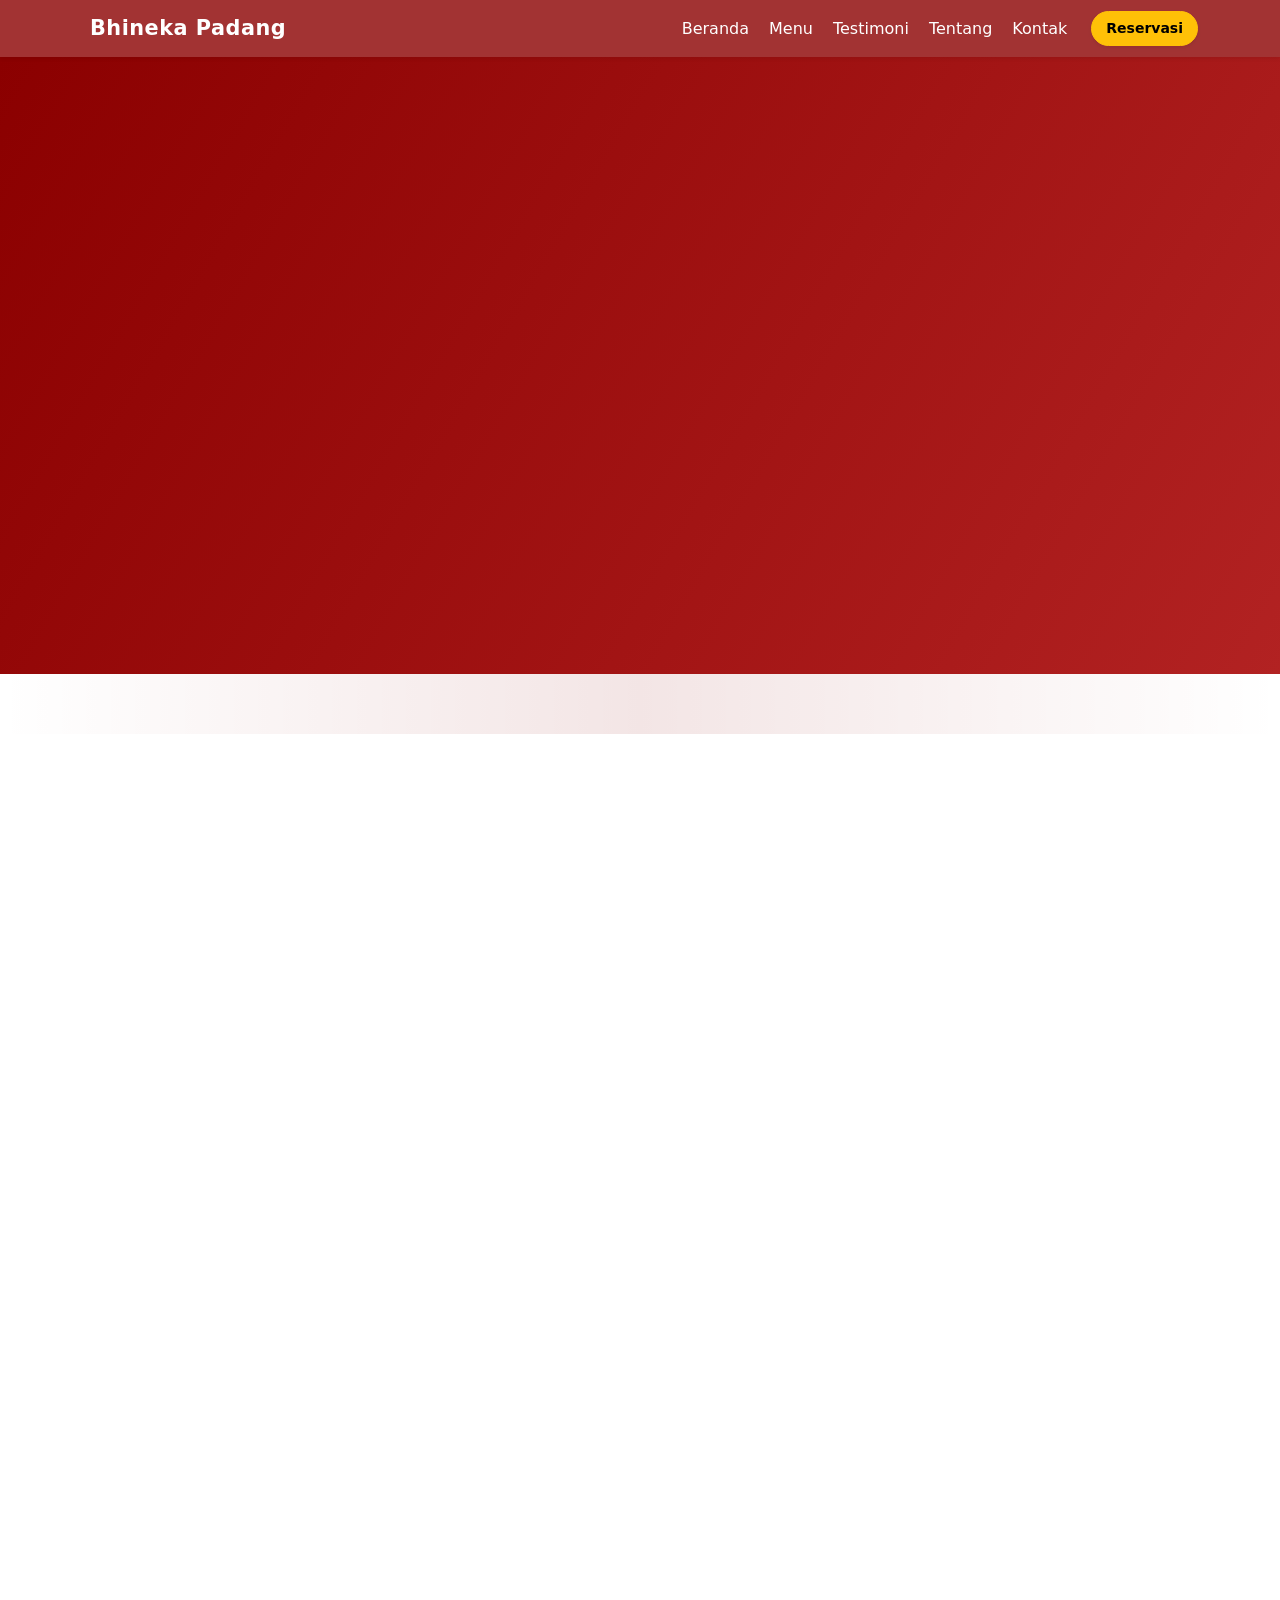
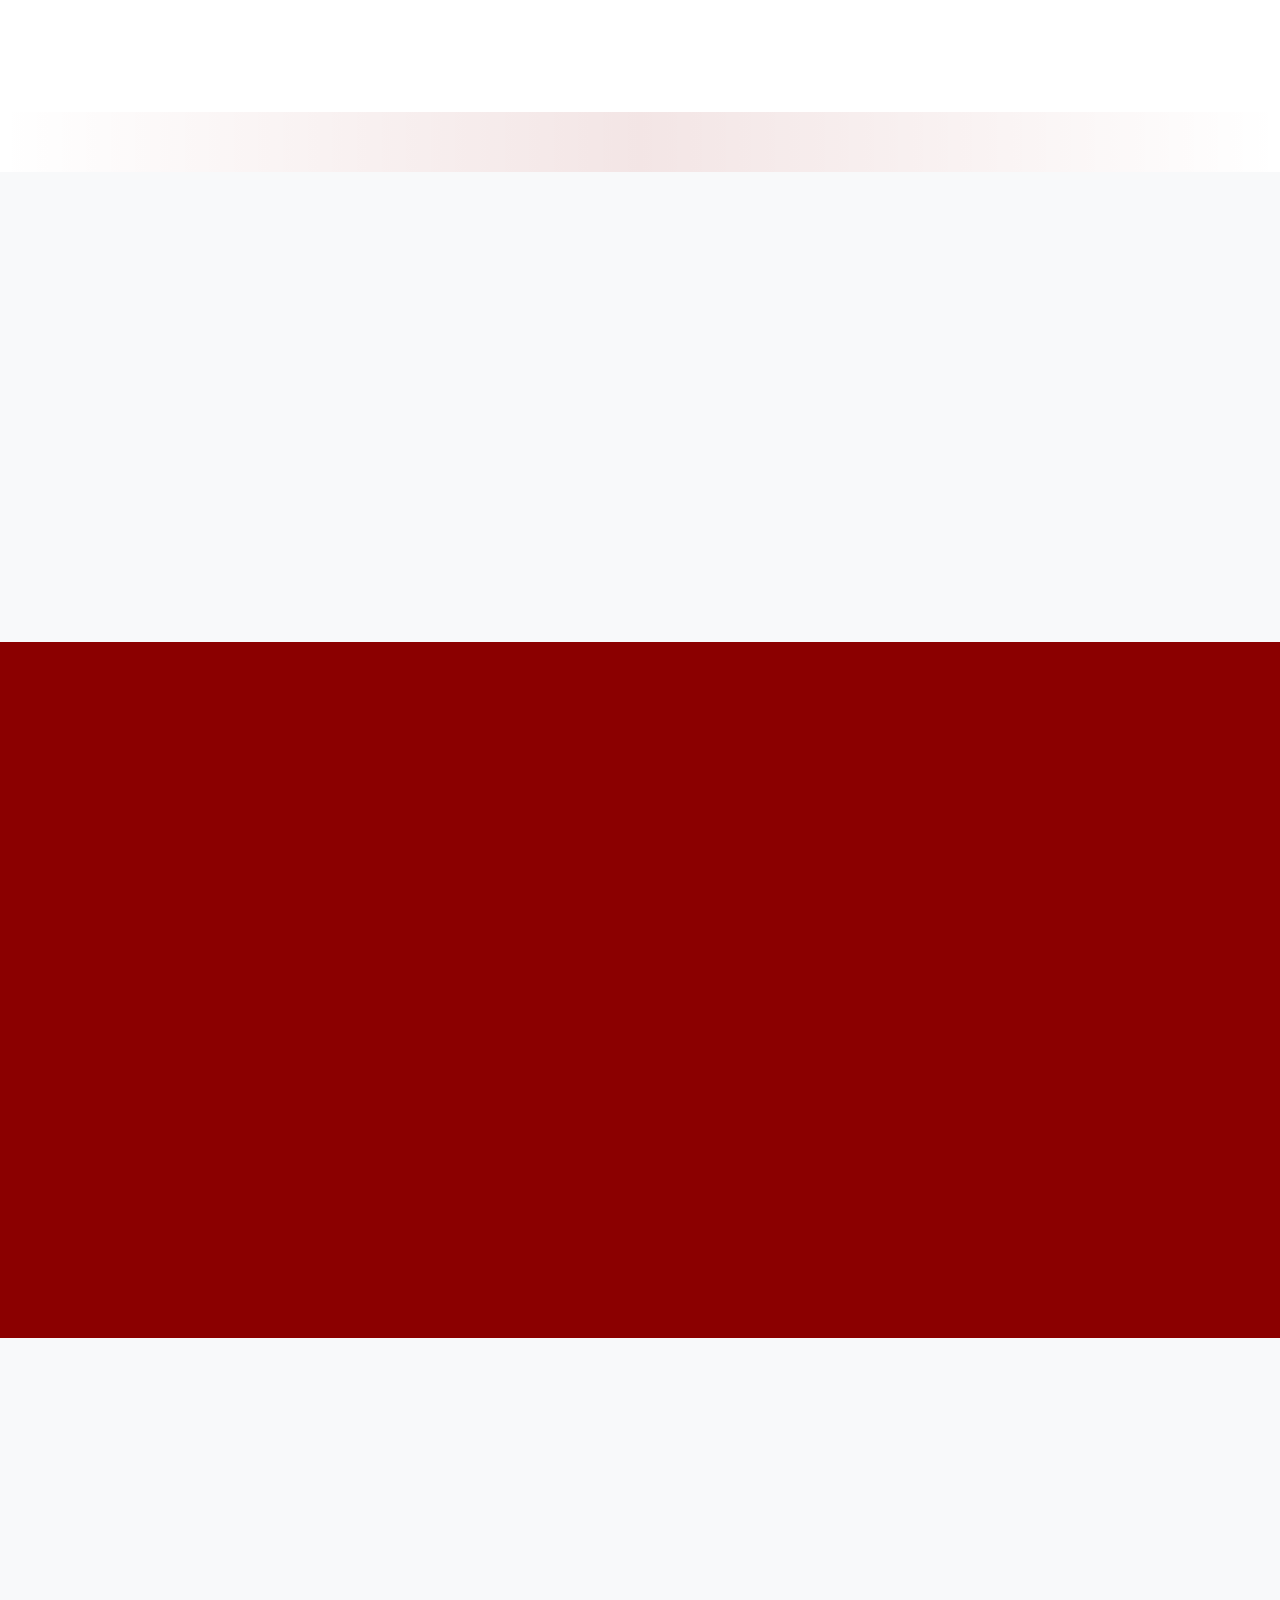
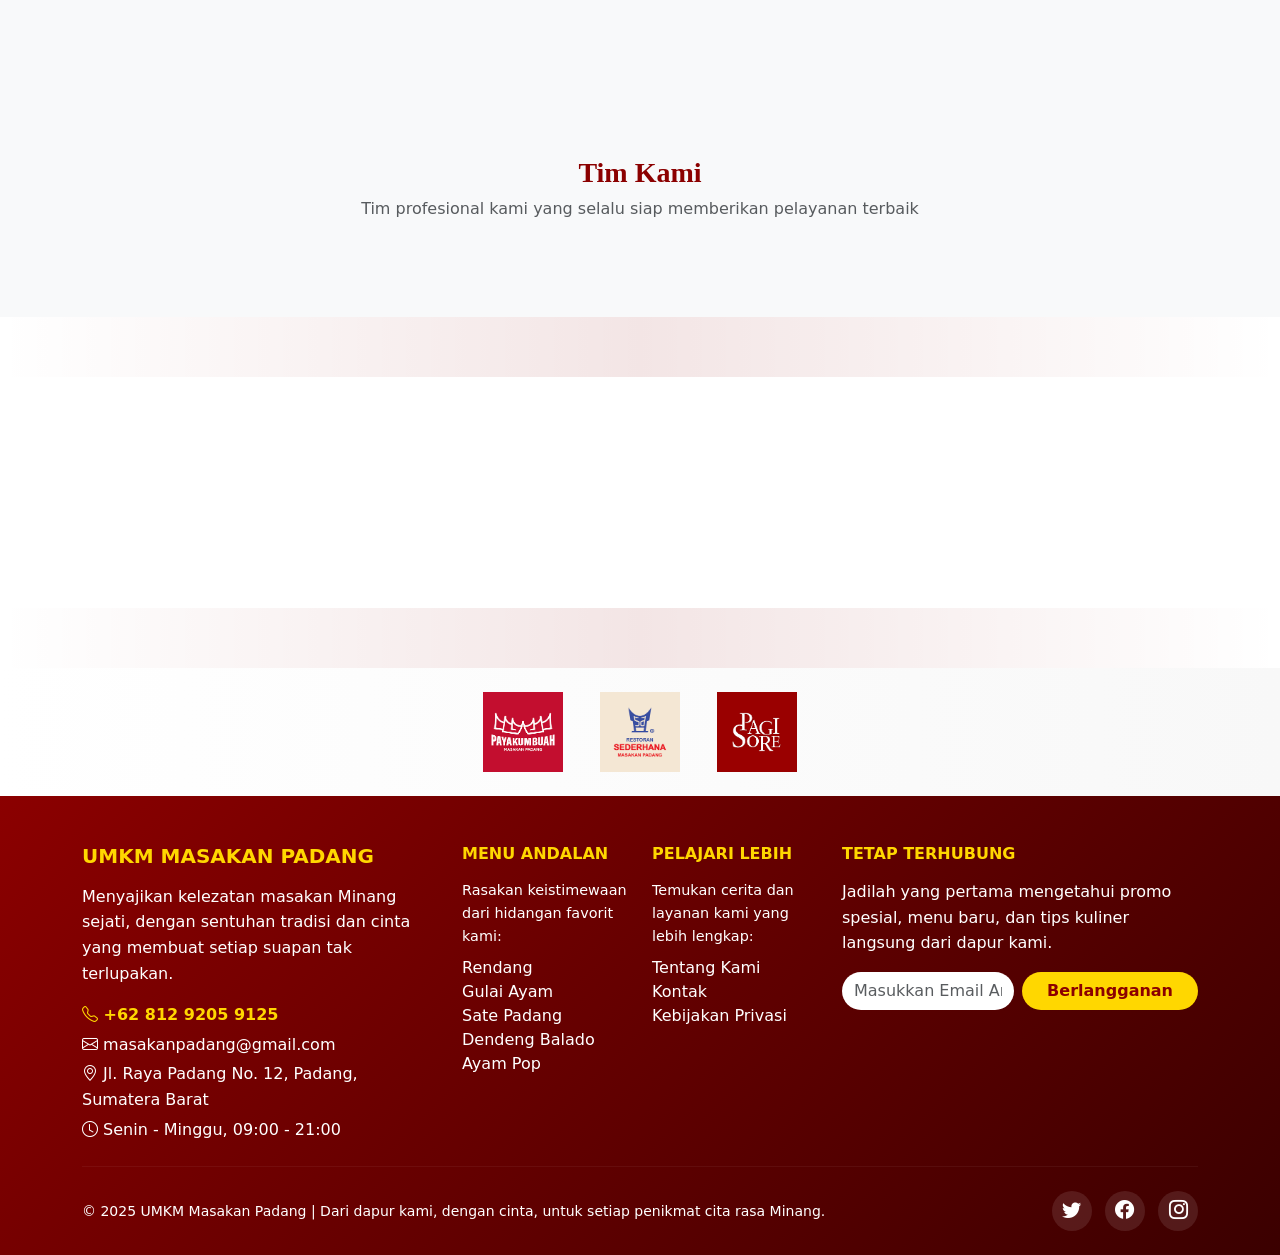
<file: blocking4.html>
<!DOCTYPE html>
<html lang="id">
<head>
  <meta charset="UTF-8" />
  <meta name="viewport" content="width=device-width, initial-scale=1.0" />
  <title>Bhineka Padang Restaurant</title>

  <!-- CSS Utama -->
  <link rel="stylesheet" href="assets/css/style.css" />

  <!-- Bootstrap CSS -->
  <link href="https://cdn.jsdelivr.net/npm/bootstrap@5.3.2/dist/css/bootstrap.min.css" rel="stylesheet" />

  <!-- Bootstrap Icons -->
  <link href="https://cdn.jsdelivr.net/npm/bootstrap-icons@1.11.1/font/bootstrap-icons.css" rel="stylesheet" />

  <!-- AOS CSS -->
  <link href="https://cdn.jsdelivr.net/npm/aos@2.3.4/dist/aos.css" rel="stylesheet" />
</head>
<body>

  <!-- Navbar -->
  <div id="navbar-container"></div>

  <!-- Hero Section -->
  <div id="hero-container"></div>

  <div class="divider"></div>

  <!-- Menu Section -->
  <div id="menu-container"></div>

  <div class="divider"></div>

  <!-- Testimoni -->
  <div id="testimoni-container"></div>

  <!-- Statistik & Kepuasan Pelanggan -->
  <section class="py-5" style="background-color:#8B0000; color:white;" id="statistik">
    <div class="container text-center">
      
      <!-- Testimoni -->
      <div data-aos="fade-up" class="mb-5">
        <i class="bi bi-quote display-1 text-warning"></i>
        <p class="fs-4 fst-italic mt-3" style="max-width:700px; margin:auto;">
          "Rasa masakan Minang yang autentik tidak hanya memanjakan lidah, 
          tapi juga membawa pulang kenangan kampung halaman di setiap suapan."
        </p>
        <div class="d-flex align-items-center justify-content-center mt-4">
          <img src="assets/img/siswa.png" alt="Foto Pelanggan" class="rounded-circle me-3 border border-3 border-warning shadow" width="70" height="70" />
          <div class="text-start">
            <h5 class="mb-0 fw-bold">Rafael Abimanyu</h5>
            <small class="text-light opacity-75">Owner Restaurant</small>
          </div>
        </div>
      </div>

      <!-- Statistik -->
      <div class="row g-4 mt-5">
        <div class="col-md-3" data-aos="fade-up" data-aos-delay="100">
          <div class="stat-box p-4 bg-white text-dark rounded-4 shadow-lg h-100">
            <i class="bi bi-egg-fried display-5 text-warning mb-3"></i>
            <h2 class="fw-bold display-6">5K+</h2>
            <p class="mb-0 text-muted">Porsi Rendang Terjual</p>
          </div>
        </div>

        <div class="col-md-3" data-aos="fade-up" data-aos-delay="200">
          <div class="stat-box p-4 rounded-4 shadow-lg h-100" style="background-color:#8B0000; color:white; border:2px solid white;">
            <i class="bi bi-people-fill display-5 text-warning mb-3"></i>
            <h2 class="fw-bold display-6">1.5K+</h2>
            <p class="mb-0">Pelanggan Setia Bulanan</p>
          </div>
        </div>

        <div class="col-md-3" data-aos="fade-up" data-aos-delay="300">
          <div class="stat-box p-4 bg-white text-dark rounded-4 shadow-lg h-100">
            <i class="bi bi-calendar-event display-5 text-warning mb-3"></i>
            <h2 class="fw-bold display-6">120+</h2>
            <p class="mb-0 text-muted">Acara Catering Berhasil</p>
          </div>
        </div>

        <div class="col-md-3" data-aos="fade-up" data-aos-delay="400">
          <div class="stat-box p-4 bg-white text-dark rounded-4 shadow-lg h-100">
            <i class="bi bi-emoji-smile-fill display-5 text-warning mb-3"></i>
            <h2 class="fw-bold display-6">98%</h2>
            <p class="mb-0 text-muted">Tingkat Kepuasan Pelanggan</p>
          </div>
        </div>
      </div>

    </div>
  </section>

  <!-- About Section -->
  <section class="py-5 bg-light" id="about">
    <div class="container">
      <div class="row align-items-center g-5">
        <div class="col-lg-6 text-center" data-aos="fade-up">
          <img src="assets/img/about/restoran.png" alt="Chef Masakan Padang" class="img-fluid rounded shadow-lg" loading="lazy" />
        </div>
        <div class="col-lg-6" data-aos="fade-up" data-aos-delay="200">
          <h2 class="section-title fw-bold mb-3" style="color: #8b0000;">Tentang Kami</h2>
          <p class="fs-5">Kami adalah UMKM Masakan Padang yang telah melayani pelanggan sejak 2005. Mengutamakan cita rasa, kualitas bahan, dan pelayanan terbaik untuk semua pelanggan.</p>
          <p class="fs-5 mb-4">Semua masakan kami dibuat dengan resep turun-temurun dan bahan segar pilihan.</p>
          <a href="#menu" class="btn btn-lg text-white" style="background-color: #8b0000;">Lihat Menu</a>
        </div>
      </div>

      <!-- Tim Kami -->
      <div class="text-center my-5">
        <h3 class="fw-bold" style="font-family: 'Playfair Display', serif; color: #8b0000;">Tim Kami</h3>
        <p class="text-muted">Tim profesional kami yang selalu siap memberikan pelayanan terbaik</p>
      </div>
      <section id="team-container"></section>
    </div>
  </section>

  <div class="divider"></div>

  <!-- Contact Section -->
  <section class="py-5" id="contact">
    <div class="container text-center">
      <h2 class="section-title" data-aos="fade-up">Hubungi Kami</h2>
      <p data-aos="fade-up" data-aos-delay="200">Pesan atau tanya-tanya seputar menu kami</p>
      <a href="https://wa.me/6281292059125" class="btn btn-success btn-lg" target="_blank" data-aos="zoom-in">
        <i class="bi bi-whatsapp"></i> Chat via WhatsApp
      </a>
    </div>
  </section>

  <div class="divider"></div>

  <div id="partners-container"></div>

  <!-- Footer -->
  <div id="footer-container"></div>

  <!-- Floating WhatsApp -->
  <a href="https://wa.me/6281292059125" class="wa-floating" target="_blank" aria-label="WhatsApp Chat" id="waButton">
    <i class="bi bi-whatsapp"></i>
  </a>

  <!-- Script -->
  <script src="https://cdn.jsdelivr.net/npm/bootstrap@5.3.2/dist/js/bootstrap.bundle.min.js"></script>
  <script src="https://cdn.jsdelivr.net/npm/aos@2.3.4/dist/aos.js"></script>
  <script src="assets/js/script.js"></script>
</body>
</html>
</file>
<file: assets/css/style.css>
/* =========================
   Global Styles
========================= */
html, body {
  overflow-x: hidden;
  scroll-behavior: smooth;
}

body {
  font-family: "Segoe UI", Tahoma, Geneva, Verdana, sans-serif;
  background-color: #fafafa;
  color: #111;
  margin: 0;
  padding: 0;
}

/* Utility */
.text-center { text-align: center; }
.mb-0 { margin-bottom: 0; }

/* =========================
   Navbar
========================= */
.navbar {
  background-color: #8b0000;
  padding: 0.5rem 1rem;
}
.navbar-brand,
.nav-link {
  color: #fff !important;
  font-weight: 500;
}
.navbar-nav .nav-link:hover {
  color: #ffd700 !important;
}

/* Glass Effect Navbar */
.glass-navbar {
  background: rgba(139,0,0,0.8);
  backdrop-filter: blur(8px);
  -webkit-backdrop-filter: blur(8px);
  transition: background 0.3s ease-in-out;
}
.glass-navbar .navbar-brand {
  font-size: 1.3rem;
  letter-spacing: 0.5px;
}
.glass-navbar .nav-link {
  position: relative;
  transition: all 0.3s ease;
}
.glass-navbar .nav-link:hover::after {
  width: 100%;
}

/* Underline Hover Effect */
.glass-navbar .nav-link::after {
  content: "";
  position: absolute;
  left: 0;
  bottom: 3px;
  width: 0%;
  height: 2px;
  background: #ffd700;
  transition: width 0.3s ease-in-out;
}

/* Button Reservasi */
.glass-navbar .btn-warning {
  color: #000;
  border-radius: 20px;
  padding: 6px 14px;
  transition: all 0.3s ease;
}
.glass-navbar .btn-warning:hover {
  background-color: #ffcc00;
}

/* =========================
   Hero Section
========================= */
.hero {
  padding: 100px 0;
  background: linear-gradient(120deg, #8b0000, #b22222);
  color: white;
  position: relative;
  overflow: hidden;
  text-align: center;
}
.hero img {
  animation: float 4s ease-in-out infinite;
}
@keyframes float {
  0%   { transform: translateY(0); }
  50%  { transform: translateY(-15px); }
  100% { transform: translateY(0); }
}

/* =========================
   Menu Section
========================= */
.menu-card {
  border-radius: 10px;
  overflow: hidden;
  transition: transform 0.3s ease, box-shadow 0.3s ease;
}
.menu-card img {
  width: 100%;
  height: 200px;
  object-fit: cover;
  transition: transform 0.3s ease;
}
.menu-card:hover {
  transform: translateY(-10px);
  box-shadow: 0 10px 20px rgba(0,0,0,0.2);
}

/* =========================
   Testimoni Section
========================= */
.card p {
  font-style: italic;
  color: #333;
}
.hover-shadow:hover {
  transform: translateY(-5px);
  box-shadow: 0 8px 20px rgba(0,0,0,0.2) !important;
  transition: 0.3s ease-in-out;
}

/* =========================
   Chef Section
========================= */
.chef-img-wrapper {
  max-width: 500px;
  margin: 0 auto;
  overflow: hidden;
  border-radius: 20px;
}
.chef-img-wrapper img {
  width: 100%;
  transform: scale(1.05);
  transition: transform 0.4s ease, box-shadow 0.4s ease;
}
.chef-img-wrapper img:hover {
  transform: scale(1.1);
  box-shadow: 0 8px 25px rgba(0,0,0,0.3);
}
.big-img {
  width: 110%;
  max-width: none;
  transform: scale(1.1);
  transition: transform 0.3s ease;
}
.big-img:hover { transform: scale(1.15); }

/* =========================
   Statistik Box
========================= */
.stat-box {
  background-color: white;     /* default putih */
  color: #212529;              /* teks gelap */
  transition: all 0.3s ease;
  cursor: pointer;
  border: 2px solid transparent;
}

.stat-box:hover {
  background-color: #8B0000;   /* maroon saat hover */
  color: white;                /* teks putih */
  border: 2px solid white;
  transform: translateY(-8px);
  box-shadow: 0 10px 25px rgba(0,0,0,0.2);
}

.stat-box:active {
  background-color: #970000;   /* lebih gelap saat klik */
  transform: scale(0.97);
}

/* Supaya icon tetap emas */
.stat-box .text-warning {
  color: #FFD700 !important;
}


/* =========================
   Footer
========================= */
/* Link Footer */
.footer-link {
  color: #ffffff;
  text-decoration: none;
  transition: color 0.3s ease, transform 0.3s ease;
}
.footer-link:hover {
  color: #FFD700;
  transform: translateX(5px);
}

/* Ikon Sosial Media */
.social-icon {
  display: inline-flex;
  align-items: center;
  justify-content: center;
  background-color: rgba(255, 255, 255, 0.1);
  width: 40px;
  height: 40px;
  border-radius: 50%;
  margin-left: 8px;
  color: #ffffff;
  font-size: 1.2rem;
  transition: all 0.3s ease;
}
.social-icon:hover {
  background-color: #FFD700;
  color: #8b0000;
  transform: scale(1.2);
}

/* Tombol Newsletter */
footer .btn {
  transition: all 0.3s ease;
}
footer .btn:hover {
  background-color: #ffffff;
  color: #8b0000;
  transform: scale(1.05);
}

/* Footer Text */
footer p, footer small {
  line-height: 1.6;
  color: #ffffff;
  margin-bottom: 0.5rem;
}

/* Footer Headings */
footer h5, footer h6 {
  color: #FFD700;
}

/* Footer Container & Layout */
footer {
  background: linear-gradient(135deg,#8b0000,#3b0000);
  padding-top: 3rem;
  padding-bottom: 2rem;
}
footer hr {
  border-color: rgba(255, 255, 255, 0.2);
  margin: 2rem 0;
}

/* Responsive Adjustments */
@media (max-width: 768px) {
  .social-icon {
    margin-left: 4px;
    width: 35px;
    height: 35px;
  }
  footer .btn {
    padding: 0.4rem 1.5rem;
  }
}


/* =========================
   Section Divider
========================= */
.divider {
  height: 60px;
  background: linear-gradient(to right, transparent, rgba(139,0,0,0.1), transparent);
}

/* =========================
   Floating WhatsApp Button
========================= */
.wa-floating {
  position: fixed;
  bottom: 20px;
  right: 20px;
  background-color: #25d366;
  color: white;
  font-size: 28px;
  width: 55px;
  height: 55px;
  border-radius: 50%;
  display: flex;
  align-items: center;
  justify-content: center;
  box-shadow: 0 4px 12px rgba(0,0,0,0.2);
  text-decoration: none;
  z-index: 9999;
  opacity: 0;
  transform: translateY(20px);
  transition: all 0.3s ease;
}
.wa-floating:hover {
  background-color: #20b858;
  transform: scale(1.05);
}
.wa-floating.show {
  opacity: 1;
  transform: translateY(0);
}
@media (max-width: 576px) {
  .wa-floating {
    width: 48px;
    height: 48px;
    font-size: 24px;
    bottom: 15px;
    right: 15px;
  }
}
</file>
